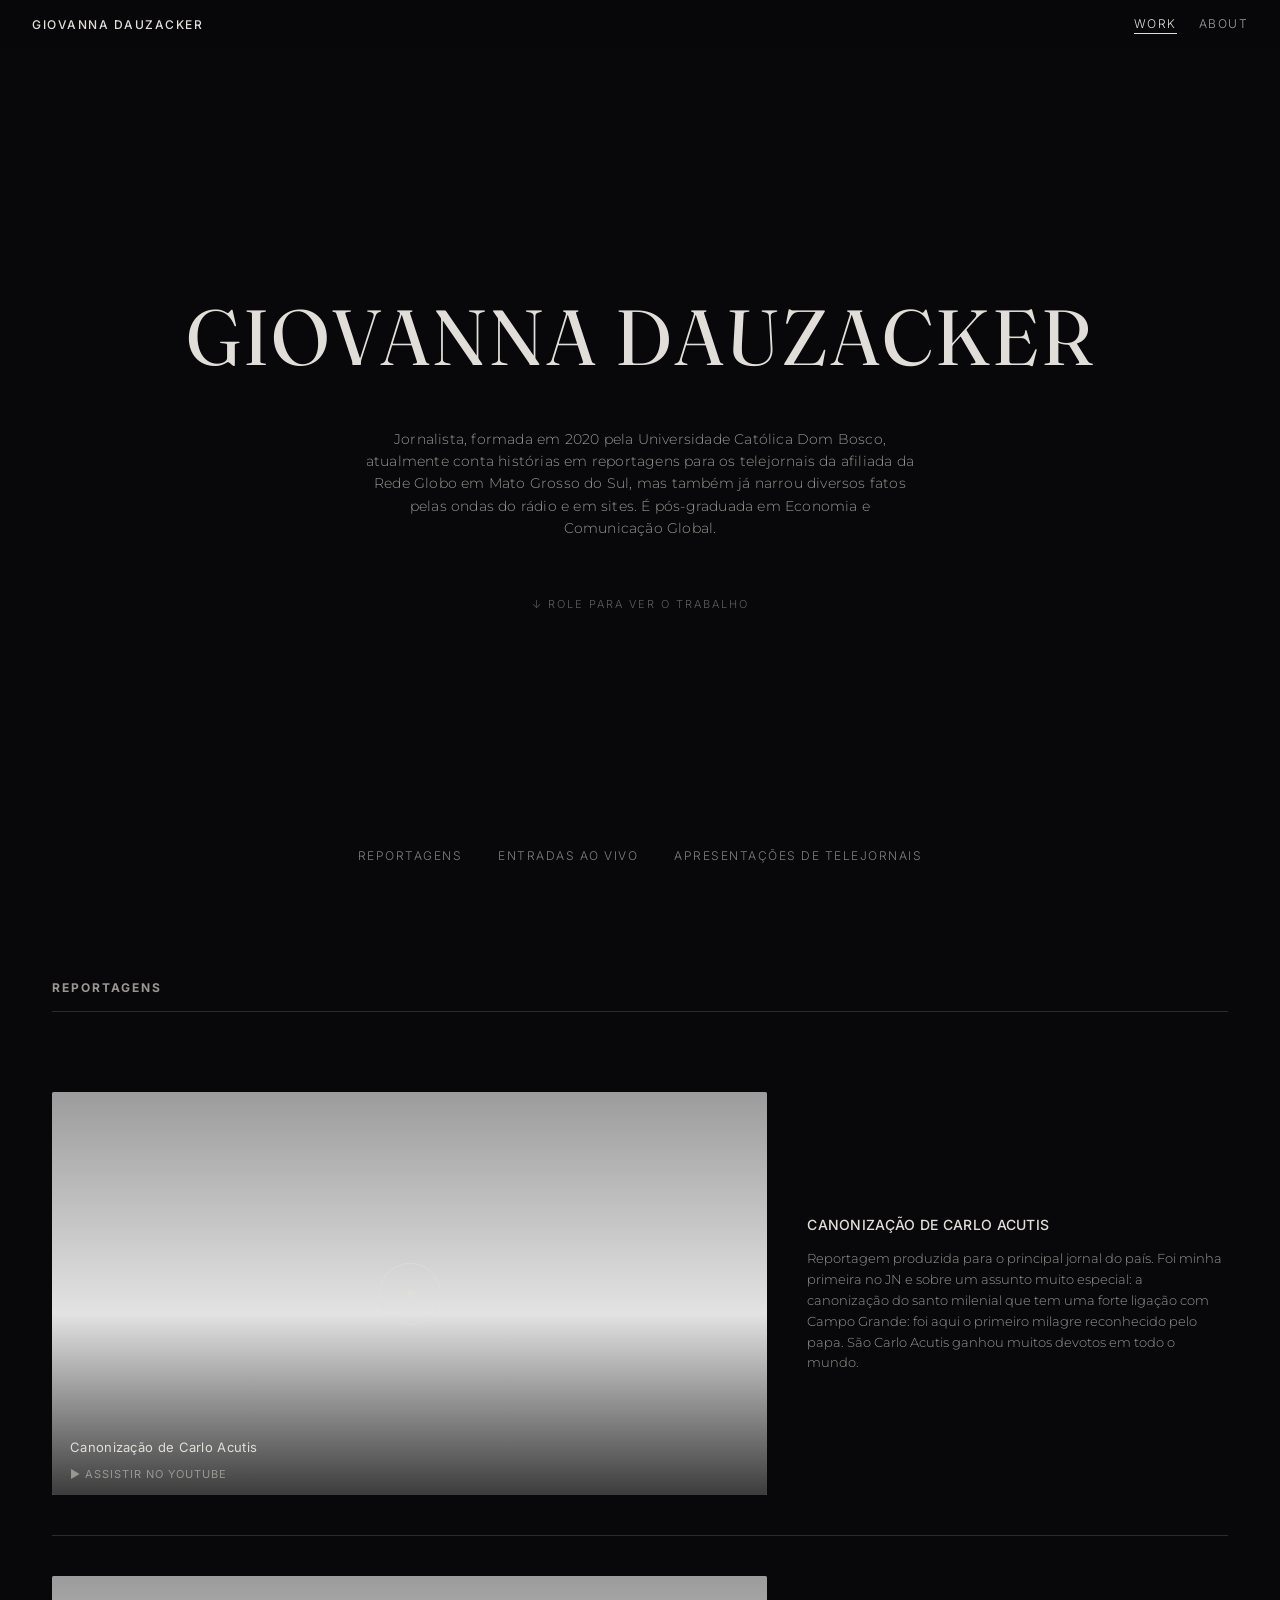
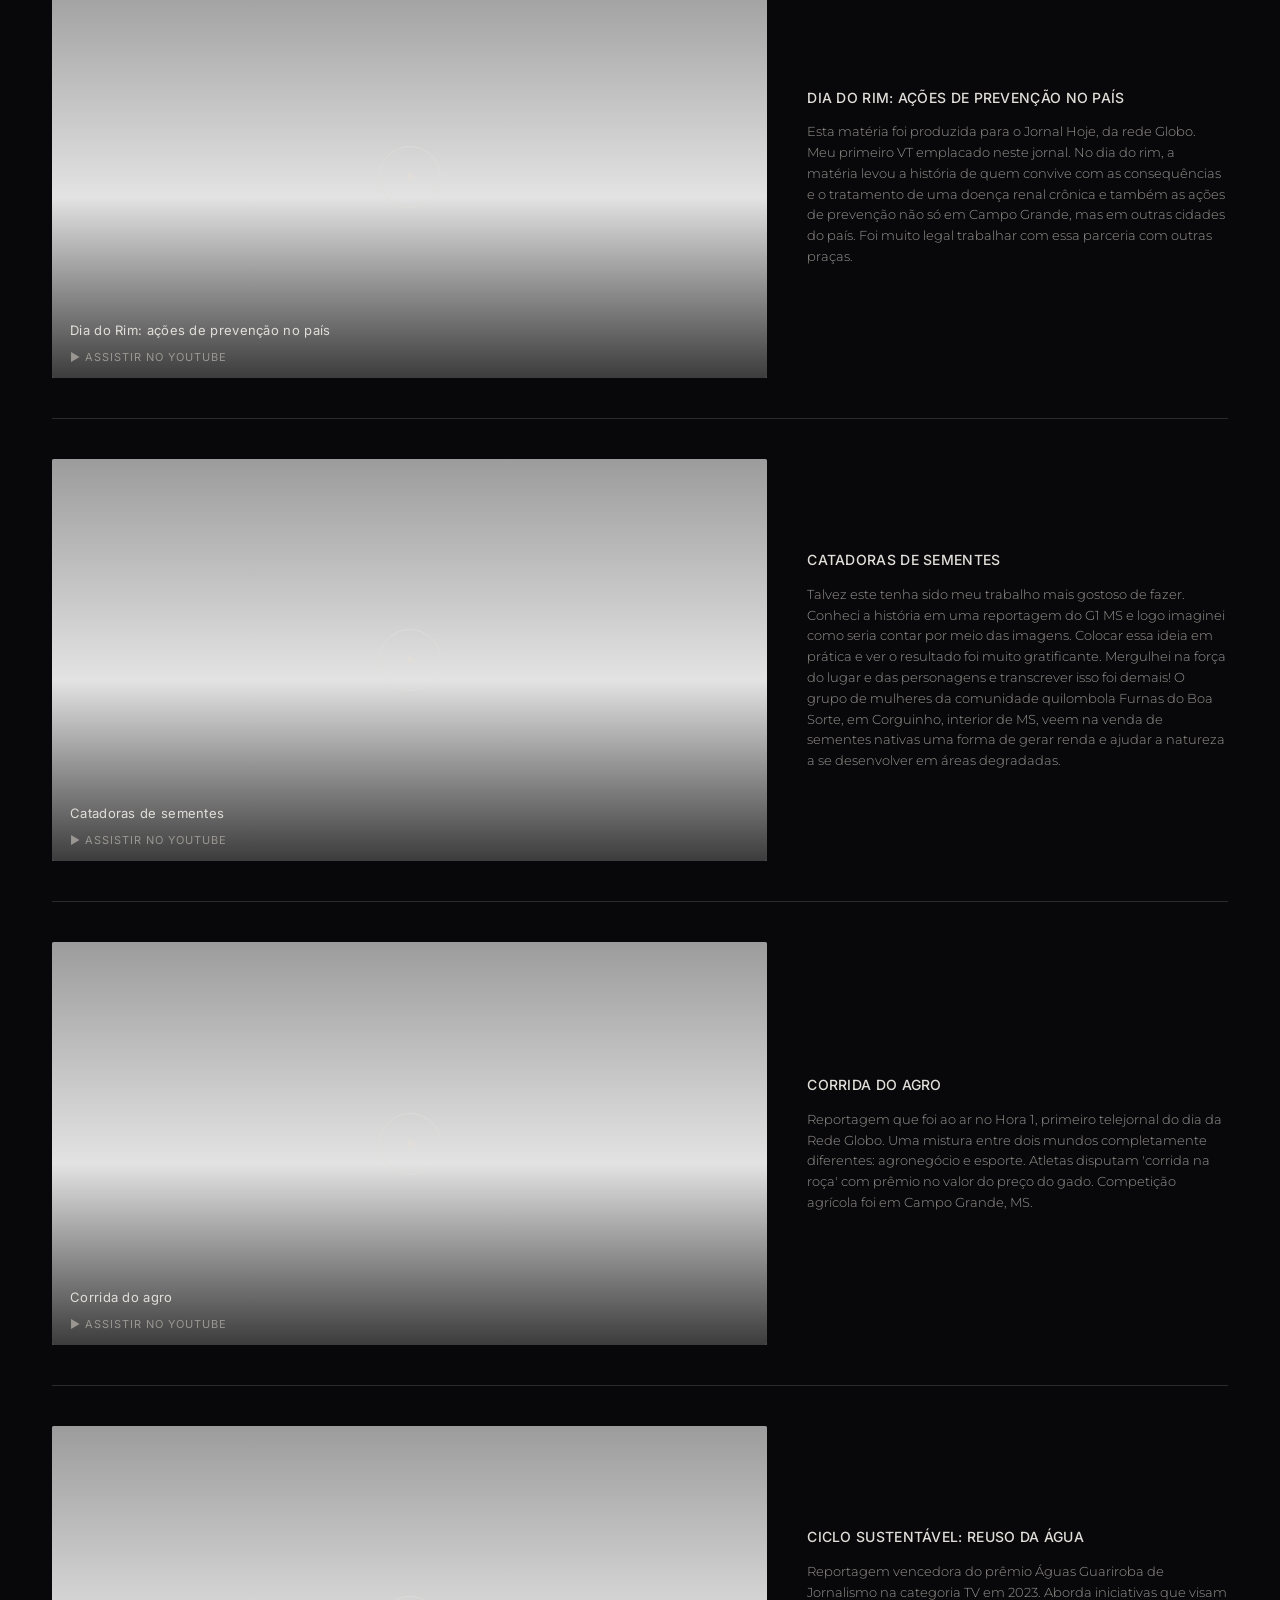
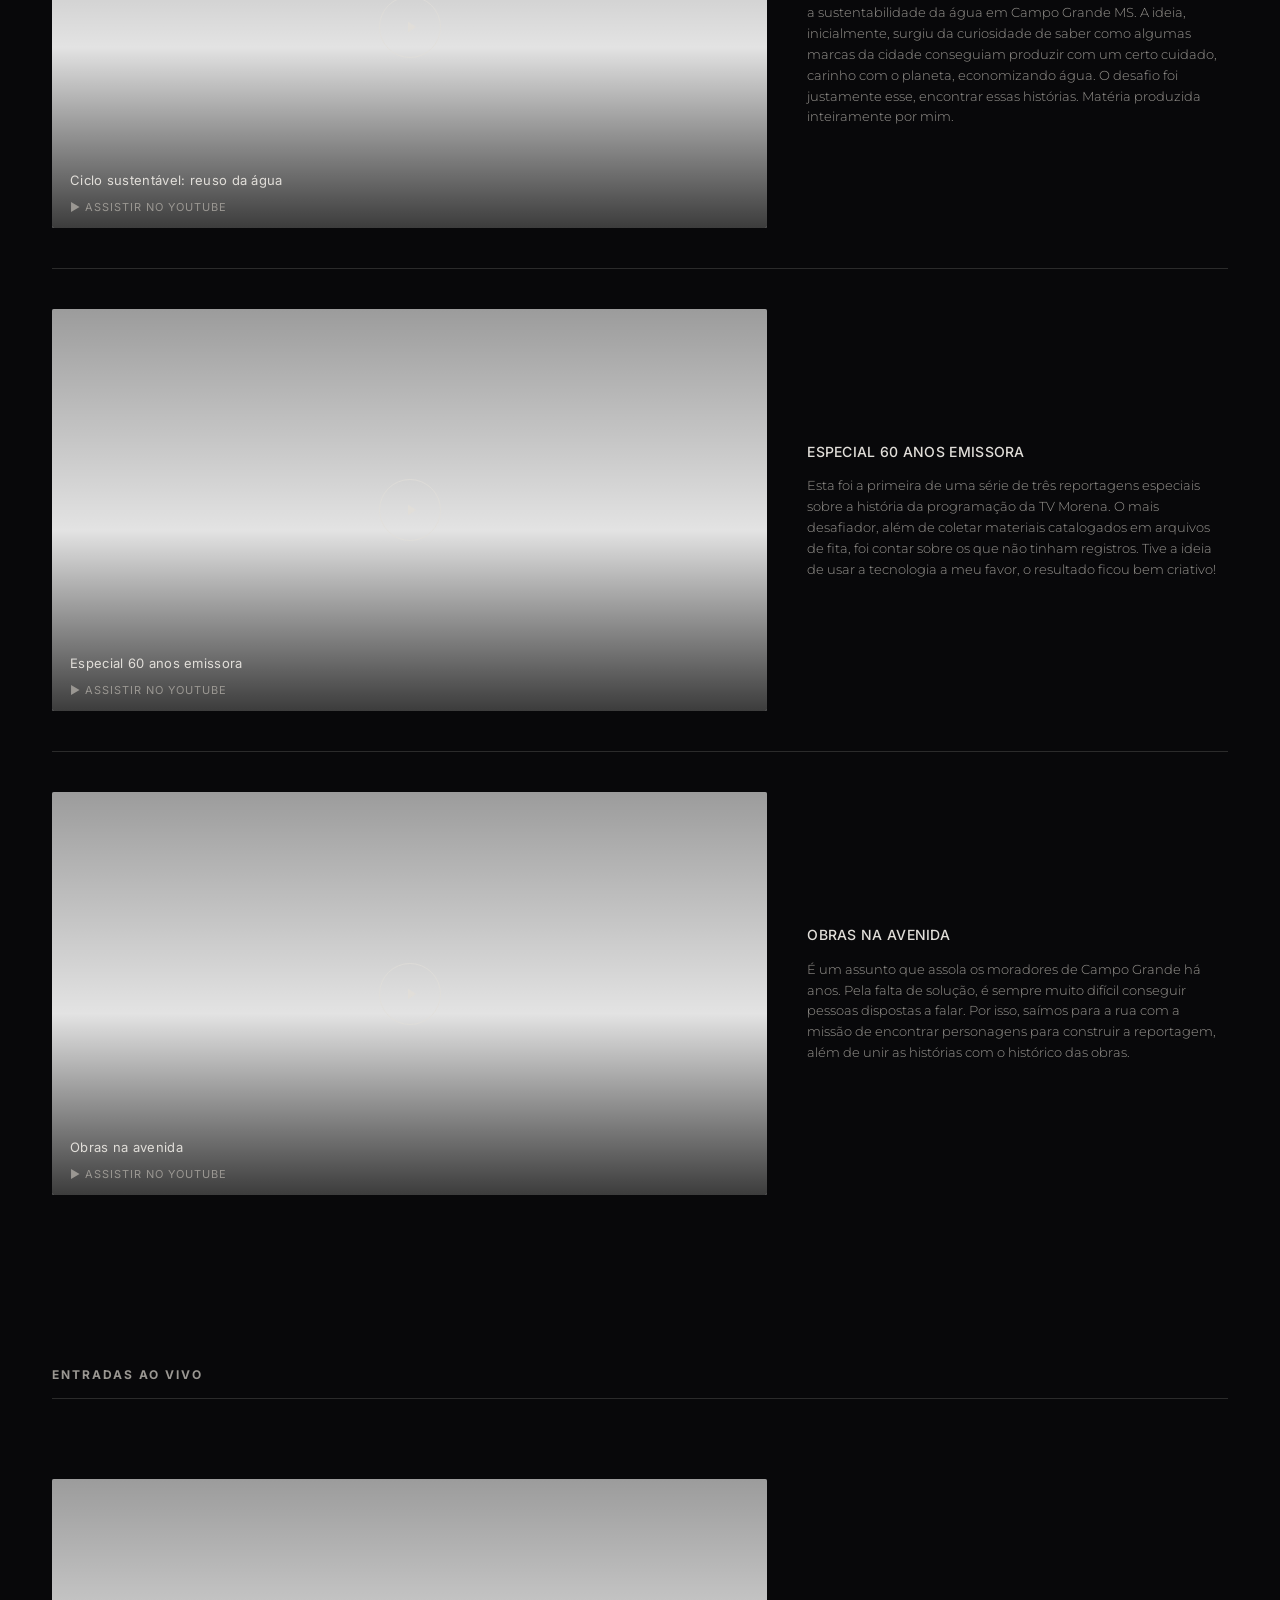
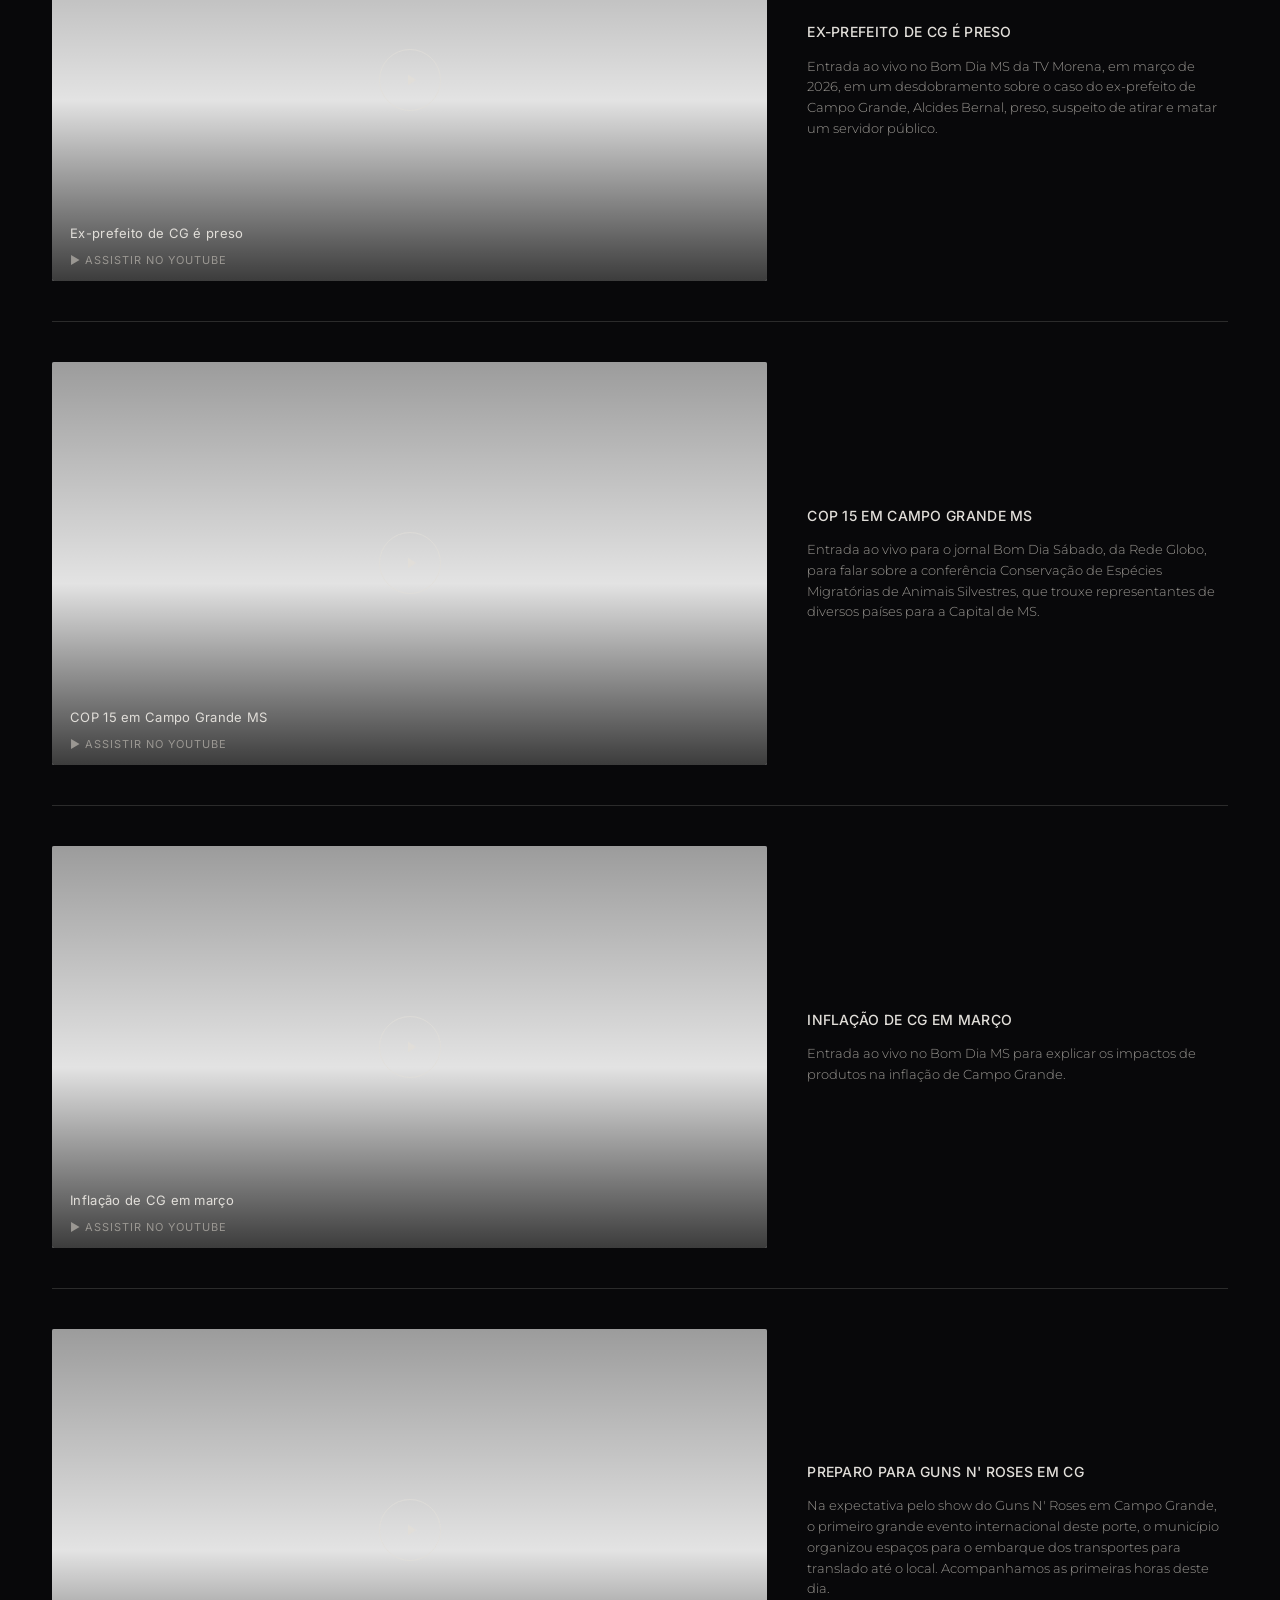
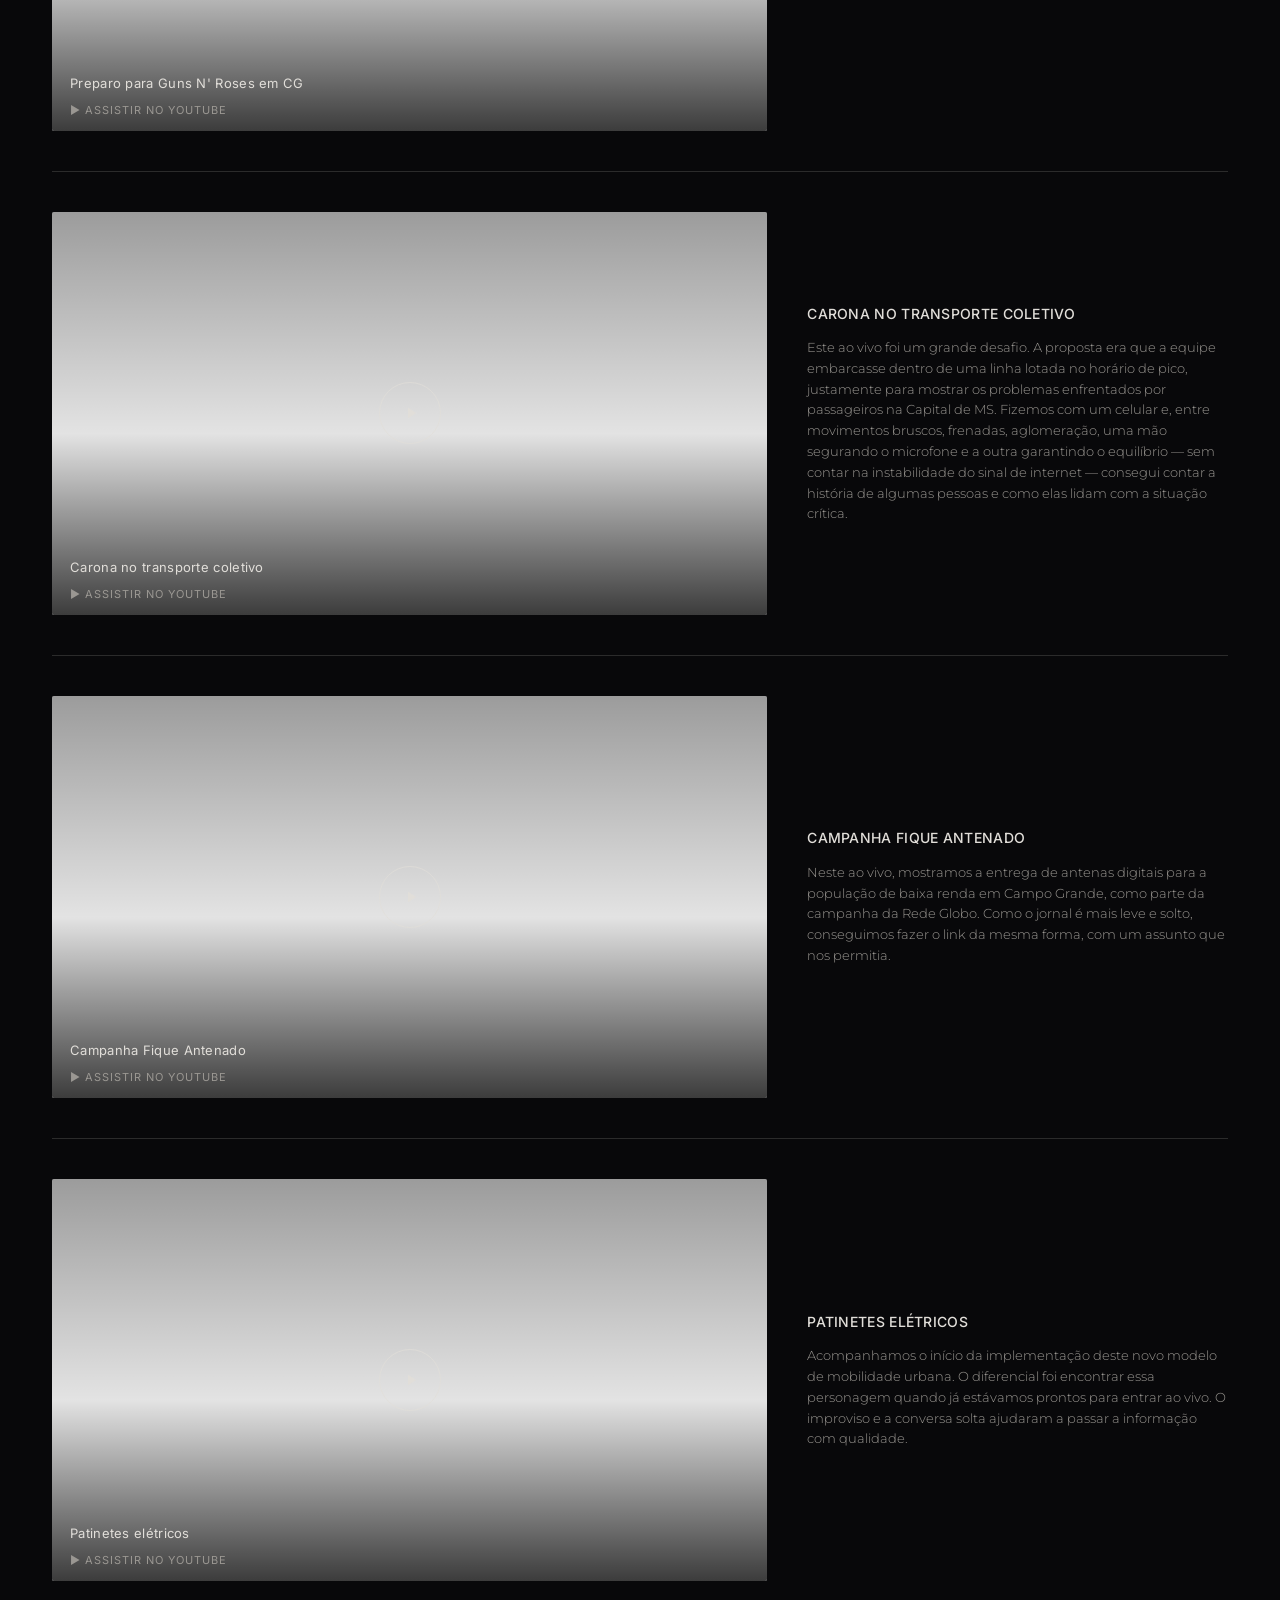
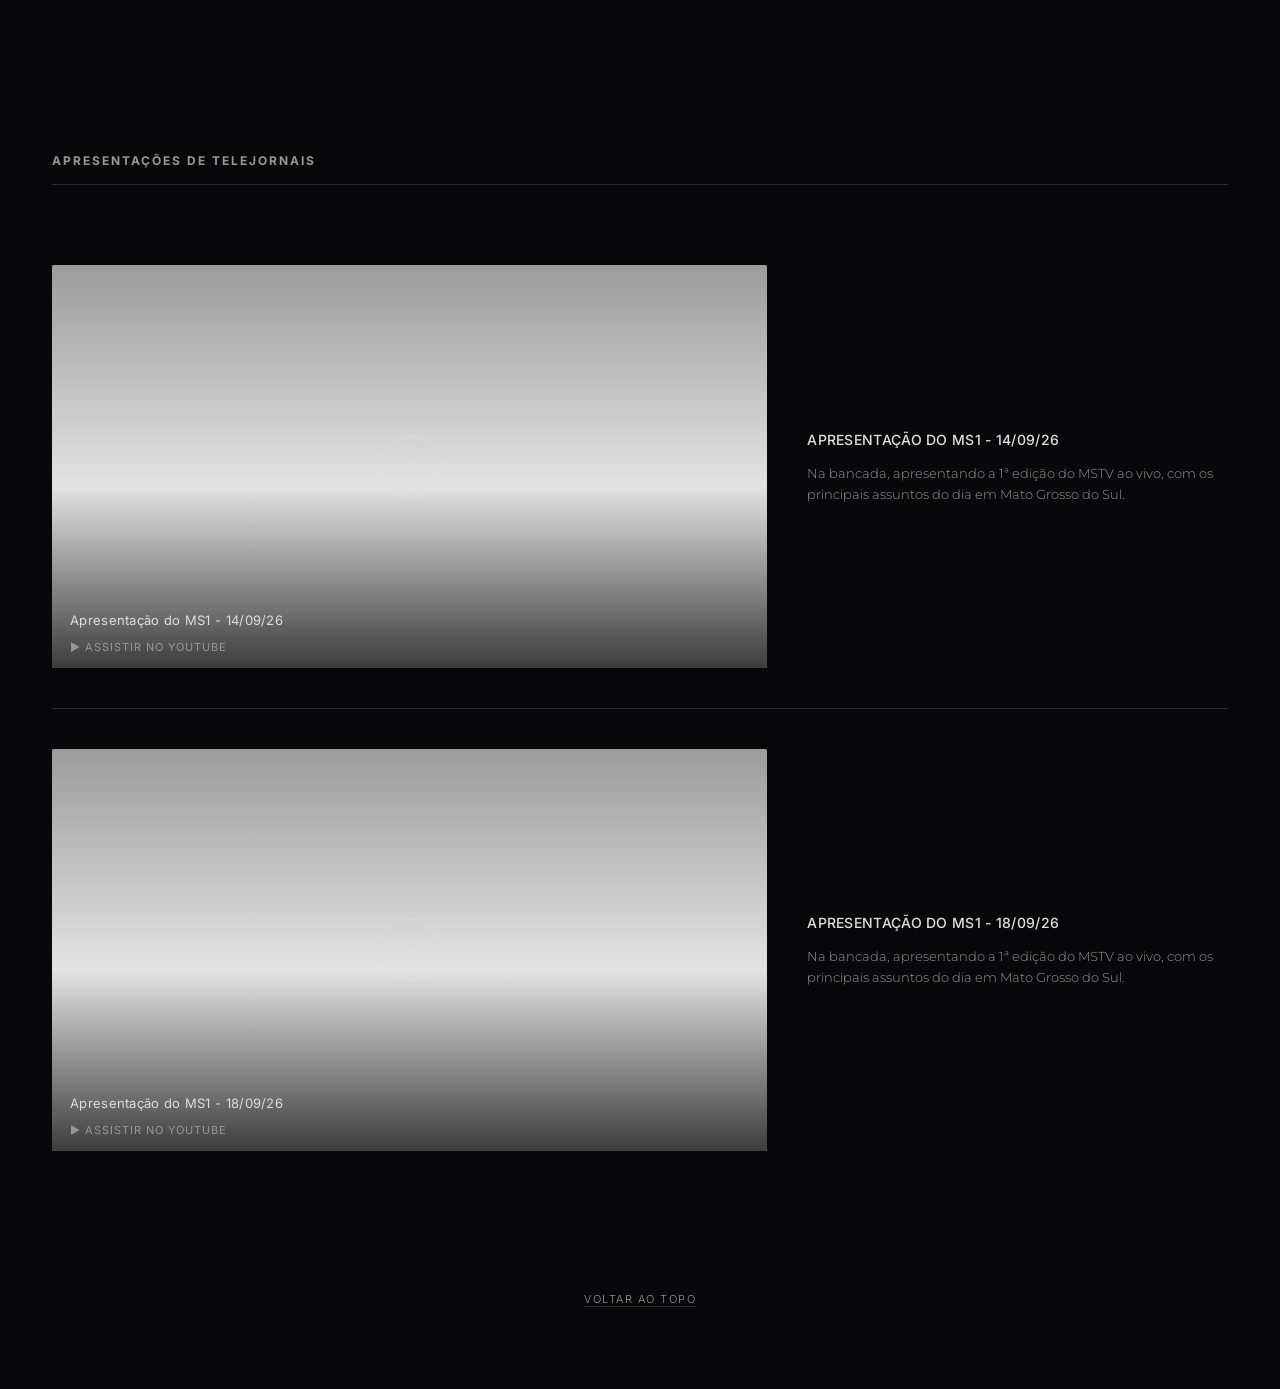
<file: index.html>
<!doctype html>
<html lang="pt-BR">
<head>
  <meta charset="UTF-8" />
  <meta name="viewport" content="width=device-width, initial-scale=1.0" />
  <title>Giovanna Dauzacker — Jornalista</title>
  <meta name="description" content="Portfólio de Giovanna Dauzacker, jornalista de TV, rádio e site em Mato Grosso do Sul." />
  <link rel="stylesheet" href="css/style.css" />
</head>
<body>
  <header class="site-header">
    <a href="index.html" class="logo">Giovanna Dauzacker</a>
    <nav>
      <a href="index.html" class="active">Work</a>
      <a href="about.html">About</a>
    </nav>
  </header>

  <section class="hero">
    <h1 id="hero-title">Giovanna Dauzacker</h1>
    <p id="hero-tagline"></p>
    <div class="scroll-hint">↓ role para ver o trabalho</div>
  </section>

  <nav class="section-tabs">
    <a href="#reportagens">Reportagens</a>
    <a href="#entradas">Entradas ao vivo</a>
    <a href="#apresentacoes">Apresentações de Telejornais</a>
  </nav>

  <main class="container">
    <section id="reportagens" class="section">
      <h2 class="section-heading">Reportagens</h2>
      <div id="reportagens-grid"></div>
    </section>

    <section id="entradas" class="section">
      <h2 class="section-heading">Entradas ao vivo</h2>
      <div id="entradas-grid"></div>
    </section>

    <section id="apresentacoes" class="section">
      <h2 class="section-heading">Apresentações de Telejornais</h2>
      <div id="apresentacoes-grid"></div>
    </section>
  </main>

  <footer class="site-footer">
    <a href="#top">Voltar ao topo</a>
  </footer>

  <script src="js/data.js"></script>
  <script src="js/main.js"></script>
</body>
</html>
</file>
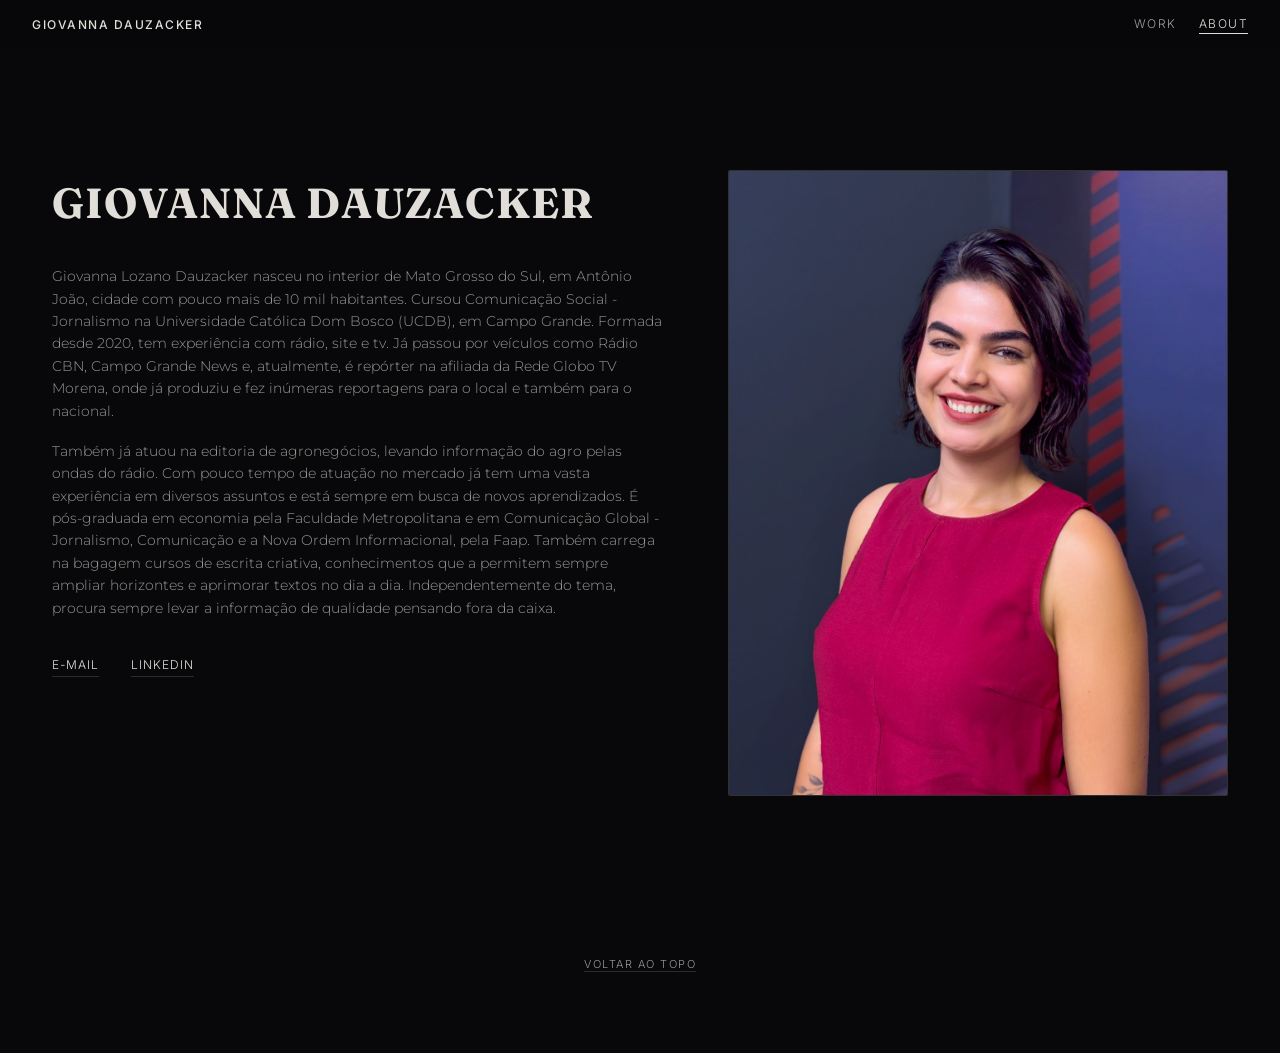
<file: about.html>
<!doctype html>
<html lang="pt-BR">
<head>
  <meta charset="UTF-8" />
  <meta name="viewport" content="width=device-width, initial-scale=1.0" />
  <title>Sobre — Giovanna Dauzacker</title>
  <link rel="stylesheet" href="css/style.css" />
</head>
<body>
  <header class="site-header">
    <a href="index.html" class="logo">Giovanna Dauzacker</a>
    <nav>
      <a href="index.html">Work</a>
      <a href="about.html" class="active">About</a>
    </nav>
  </header>

  <main class="container">
    <section class="about">
      <div>
        <h1>Giovanna Dauzacker</h1>
        <p>
          Giovanna Lozano Dauzacker nasceu no interior de Mato Grosso do Sul, em Antônio João,
          cidade com pouco mais de 10 mil habitantes. Cursou Comunicação Social - Jornalismo na
          Universidade Católica Dom Bosco (UCDB), em Campo Grande. Formada desde 2020, tem
          experiência com rádio, site e tv. Já passou por veículos como Rádio CBN, Campo Grande
          News e, atualmente, é repórter na afiliada da Rede Globo TV Morena, onde já produziu e
          fez inúmeras reportagens para o local e também para o nacional.
        </p>
        <p>
          Também já atuou na editoria de agronegócios, levando informação do agro pelas ondas do
          rádio. Com pouco tempo de atuação no mercado já tem uma vasta experiência em diversos
          assuntos e está sempre em busca de novos aprendizados. É pós-graduada em economia pela
          Faculdade Metropolitana e em Comunicação Global - Jornalismo, Comunicação e a Nova Ordem
          Informacional, pela Faap. Também carrega na bagagem cursos de escrita criativa,
          conhecimentos que a permitem sempre ampliar horizontes e aprimorar textos no dia a dia.
          Independentemente do tema, procura sempre levar a informação de qualidade pensando fora
          da caixa.
        </p>

        <div class="contact">
          <a href="mailto:giildauzacker@gmail.com">E-mail</a>
          <a href="https://www.linkedin.com/in/giovanna-dauzacker-6503871b5/" target="_blank" rel="noopener">LinkedIn</a>
        </div>
      </div>

      <!--
        Troque o placeholder abaixo por uma foto de verdade:
        1. Coloque o arquivo em assets/ (ex: assets/foto.jpg)
        2. Substitua a div .placeholder por:
           <img src="assets/foto.jpg" alt="Giovanna Dauzacker" />
      -->
      <div class="about-photo">
        <img src="assets/giovanna.jpeg" alt="Giovanna Dauzacker">
      </div>
    </section>
  </main>

  <footer class="site-footer">
    <a href="index.html">Voltar ao topo</a>
  </footer>
</body>
</html>
</file>
<file: css/style.css>
/* =========================================================
   Portfólio — Giovanna Dauzacker
   Paleta e tipografia inspiradas no site original (Readymag)
   ========================================================= */

@import url("https://fonts.googleapis.com/css2?family=Fraunces:ital,opsz,wght@0,9..144,300;0,9..144,400;1,9..144,400&family=Inter:wght@400;500&family=Montserrat:wght@300;400;500&display=swap");

:root {
  --bg: #08080a;
  --bg-soft: #101012;
  --fg: #e1ded9;
  --fg-dim: #9a9792;
  --line: rgba(225, 222, 217, 0.16);
  --accent: #c23b2f;
  --serif: "Fraunces", Georgia, serif;
  --sans: "Inter", -apple-system, "Segoe UI", Roboto, sans-serif;
  --body-font: "Montserrat", var(--sans);
  --maxw: 1240px;
  --header-h: 48px;
}

* {
  box-sizing: border-box;
}

html {
  scroll-behavior: smooth;
}

body {
  margin: 0;
  background: var(--bg);
  color: var(--fg);
  font-family: var(--body-font);
  font-weight: 300;
  line-height: 1.6;
  -webkit-font-smoothing: antialiased;
}

a {
  color: inherit;
  text-decoration: none;
}

img {
  max-width: 100%;
  display: block;
}

.container {
  max-width: var(--maxw);
  margin: 0 auto;
  padding: 0 32px;
}

/* ---------- Header ---------- */

.site-header {
  position: fixed;
  top: 0;
  left: 0;
  right: 0;
  z-index: 50;
  display: flex;
  align-items: center;
  justify-content: space-between;
  padding: 14px 32px;
  font-family: var(--sans);
  font-size: 12px;
  letter-spacing: 1.5px;
  text-transform: uppercase;
  background: rgba(8, 8, 10, 0.92);
  backdrop-filter: blur(8px);
  -webkit-backdrop-filter: blur(8px);
}

.site-header .logo {
  font-weight: 500;
}

.site-header nav {
  display: flex;
  gap: 22px;
}

.site-header nav a {
  opacity: 0.7;
  transition: opacity 0.2s ease;
  border-bottom: 1px solid transparent;
}

.site-header nav a:hover,
.site-header nav a.active {
  opacity: 1;
  border-bottom-color: currentColor;
}

/* ---------- Hero ---------- */

.hero {
  min-height: 92vh;
  display: flex;
  flex-direction: column;
  align-items: center;
  justify-content: center;
  text-align: center;
  padding: 140px 24px 80px;
}

.hero h1 {
  font-family: var(--serif);
  font-weight: 400;
  font-size: clamp(40px, 7vw, 78px);
  letter-spacing: 2px;
  text-transform: uppercase;
  margin: 0 0 28px;
}

.hero p {
  max-width: 560px;
  font-size: 14px;
  letter-spacing: 0.2px;
  color: var(--fg-dim);
  margin: 0;
}

.hero .scroll-hint {
  margin-top: 56px;
  font-family: var(--sans);
  font-size: 11px;
  letter-spacing: 2px;
  text-transform: uppercase;
  color: var(--fg-dim);
  opacity: 0.6;
}

/* ---------- Section nav (Reportagens / Entradas ao vivo) ---------- */

.section-tabs {
  position: sticky;
  top: var(--header-h);
  z-index: 40;
  display: flex;
  justify-content: center;
  gap: 36px;
  padding: 18px 24px;
  background: var(--bg);
  font-family: var(--sans);
  font-size: 12px;
  letter-spacing: 1.5px;
  text-transform: uppercase;
}

.section-tabs a {
  opacity: 0.55;
  padding-bottom: 4px;
  border-bottom: 1px solid transparent;
  transition: opacity 0.2s ease, border-color 0.2s ease;
}

.section-tabs a:hover {
  opacity: 1;
  border-color: var(--line);
}

/* ---------- Section headings ---------- */

.section {
  padding: 90px 0 40px;
}

.section-heading {
  font-family: var(--sans);
  font-size: 12px;
  letter-spacing: 2px;
  text-transform: uppercase;
  color: var(--fg-dim);
  margin: 0 0 40px;
  padding-bottom: 14px;
  border-bottom: 1px solid var(--line);
}

/* ---------- Video cards ---------- */

.card {
  display: grid;
  grid-template-columns: minmax(0, 1.7fr) minmax(0, 1fr);
  gap: 40px;
  align-items: center;
  padding: 40px 0;
  border-bottom: 1px solid var(--line);
}

.card:last-child {
  border-bottom: none;
}

.video-frame {
  position: relative;
  aspect-ratio: 16 / 9;
  background: var(--bg-soft);
  overflow: hidden;
  border-radius: 2px;
}

.video-frame iframe {
  position: absolute;
  inset: 0;
  width: 100%;
  height: 100%;
  border: 0;
}

.video-thumb {
  position: absolute;
  inset: 0;
  width: 100%;
  height: 100%;
  background-size: cover;
  background-position: center;
  cursor: pointer;
  border: 0;
  padding: 0;
}

.video-thumb::after {
  content: "";
  position: absolute;
  inset: 0;
  background: linear-gradient(to top, rgba(0, 0, 0, 0.75) 0%, rgba(0, 0, 0, 0.05) 45%, rgba(0, 0, 0, 0.35) 100%);
}

.video-thumb .play {
  position: absolute;
  top: 50%;
  left: 50%;
  transform: translate(-50%, -50%);
  width: 62px;
  height: 62px;
  border-radius: 50%;
  border: 1px solid rgba(225, 222, 217, 0.7);
  display: flex;
  align-items: center;
  justify-content: center;
  z-index: 2;
  transition: transform 0.2s ease, background 0.2s ease;
}

.video-thumb:hover .play {
  transform: translate(-50%, -50%) scale(1.08);
  background: rgba(225, 222, 217, 0.12);
}

.video-thumb .play svg {
  width: 18px;
  height: 18px;
  fill: var(--fg);
  margin-left: 3px;
}

.video-thumb .thumb-caption {
  position: absolute;
  left: 18px;
  right: 18px;
  bottom: 14px;
  z-index: 2;
  display: flex;
  flex-direction: column;
  gap: 6px;
  text-align: left;
  font-family: var(--sans);
  font-size: 13px;
  letter-spacing: 0.3px;
  color: var(--fg);
}

.video-thumb .thumb-caption .yt {
  display: inline-flex;
  align-items: center;
  gap: 6px;
  margin-top: 6px;
  font-size: 11px;
  letter-spacing: 1px;
  text-transform: uppercase;
  color: var(--fg-dim);
}

.card-body h3 {
  font-family: var(--sans);
  font-weight: 500;
  font-size: 14px;
  letter-spacing: 0.3px;
  text-transform: uppercase;
  margin: 0 0 12px;
}

.card-body p {
  font-size: 13px;
  color: var(--fg-dim);
  margin: 0;
}

/* ---------- Footer ---------- */

.site-footer {
  padding: 60px 0 80px;
  text-align: center;
  font-family: var(--sans);
  font-size: 11px;
  letter-spacing: 1.5px;
  text-transform: uppercase;
  color: var(--fg-dim);
}

.site-footer a {
  border-bottom: 1px solid var(--line);
}

/* ---------- About page ---------- */

.about {
  padding: 170px 0 100px;
  display: grid;
  grid-template-columns: 1.1fr 0.9fr;
  gap: 64px;
  align-items: start;
}

.about h1 {
  font-family: var(--serif);
  font-size: clamp(30px, 4vw, 42px);
  letter-spacing: 1px;
  text-transform: uppercase;
  margin: 0 0 28px;
}

.about p {
  font-size: 14px;
  color: var(--fg-dim);
  margin: 0 0 18px;
}

.about .contact {
  margin-top: 36px;
  display: flex;
  gap: 32px;
  font-family: var(--sans);
  font-size: 12px;
  letter-spacing: 1px;
  text-transform: uppercase;
}

.about .contact a {
  border-bottom: 1px solid var(--line);
  padding-bottom: 2px;
}

.about-photo {
  aspect-ratio: 4 / 5;
  border-radius: 2px;
  overflow: hidden;
  background: var(--bg-soft);
  display: flex;
  align-items: center;
  justify-content: center;
  border: 1px solid var(--line);
}

.about-photo img {
  width: 100%;
  height: 100%;
  object-fit: cover;
}

.about-photo .placeholder {
  text-align: center;
  font-family: var(--serif);
  font-size: 42px;
  letter-spacing: 3px;
  color: var(--fg-dim);
}

/* ---------- Responsive ---------- */

@media (max-width: 860px) {
  .card {
    grid-template-columns: 1fr;
    gap: 20px;
  }

  .about {
    grid-template-columns: 1fr;
    padding-top: 130px;
  }

  .about-photo {
    max-width: 320px;
  }

  .site-header {
    padding: 12px 20px;
  }

  :root {
    --header-h: 42px;
  }

  .container {
    padding: 0 20px;
  }
}
</file>
